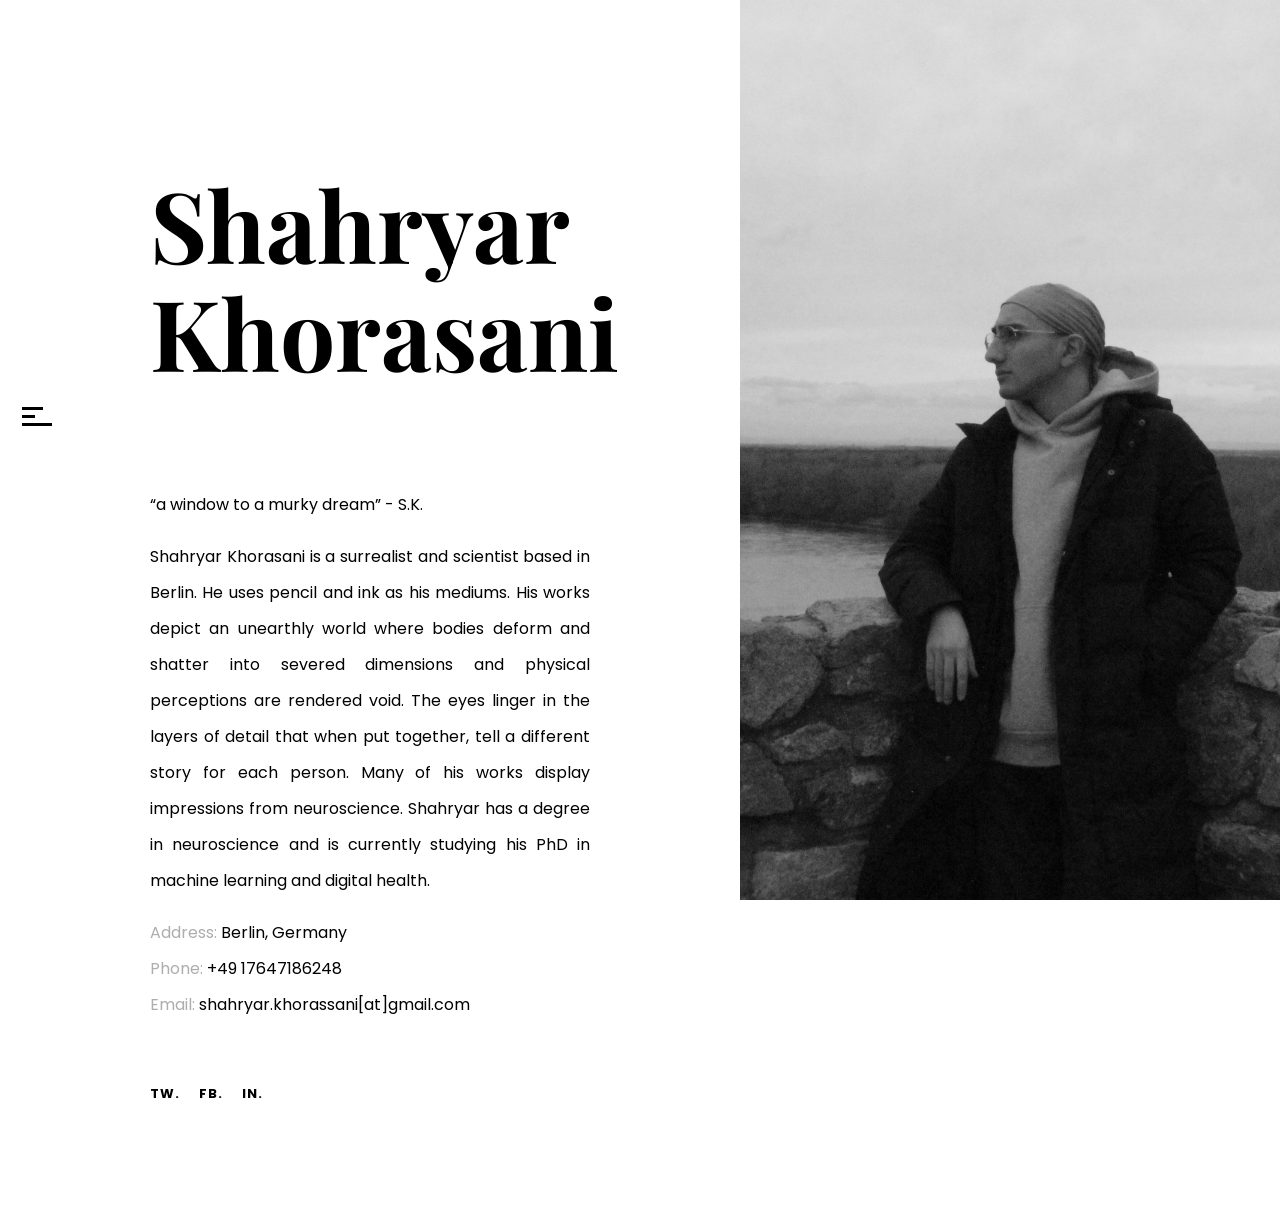
<file: about.html>
<!DOCTYPE HTML>
<html lang="en-US">
<head>
    <title>Shahryar Khorasani - Art Portfolio</title>
    <meta http-equiv="Content-Type" content="text/html; charset=UTF-8">
    <meta name="description" content="Template by CocoBasic"/>
    <meta name="keywords" content="HTML, CSS, JavaScript, PHP"/>
    <meta name="author" content="CocoBasic"/>
    <meta name="viewport" content="width=device-width, initial-scale=1, maximum-scale=1">
    <meta google-site-verification=4VZaHOx1aTAmES0-W94UuUdEo2ZeWp16sgYpwP7LC8w>

    <link rel="shortcut icon" href="images/favicon.ico"/>
    <link href='http://fonts.googleapis.com/css?family=Poppins:400,500,600,700,800%7CPlayfair%20Display:700%7CPT%20Serif:400i'
          rel='stylesheet' type='text/css'>
    <link rel="stylesheet" type="text/css" href='style.css'/>
    <style>    p {
        text-align: justify;
        text-justify: inter-word;
    }
    </style>

    <!--[if lt IE 9]>
    <script src="js/html5shiv.js"></script>
    <script src="js/respond.min.js"></script>
    <![endif]-->
</head>

<body class="page-template-split">

<div class="site-wrapper">
    <div class="doc-loader"></div>

    <!-- Left Part Sidebar -->
    <div class="menu-left-part">

        <nav id="header-main-menu">
            <ul class="main-menu sm sm-clean">
                <li>
                    <a href="index.html">Home</a>
                </li>
                <li>
                    <a href="about.html">About</a>
                </li>

            </ul>

        </nav>
        <!--matne dakhele menu-->
        <div class="menu-right-text">
            <div class="menu-text">
                The Art Portfolio of Shahryar Khorasani
            </div>
            <br>
            <br>
            <!--injaam too href link e social media hato bezar-->
            <a class="socail-text" href="https://twitter.com/Shahryar93kh">TW.</a>
            <a class="socail-text" href="https://www.facebook.com/shahryar.khorasani">FB.</a>
            <a class="socail-text" href="https://www.instagram.com/drawingwithradiohead/">IN.</a>
        </div>
    </div>

    <!-- Right Part Sidebar -->
    <div class="menu-right-part">
        <div class="header-logo">
            <a href="index.html">
                <div class="menu-line"></div>
            </a>
        </div>

        <div class="toggle-holder">
            <div id="toggle">
                <div class="menu-line"></div>
            </div>
        </div>
    </div>


    <!-- Page Content Holder -->
    <div id="content" class="site-content">
        <div class="content-right">
            <div class="page-split-left">
                <h1 class="entry-title big-text">
                    Shahryar <br>
                    Khorasani
                </h1>
                <p>
                </p>
                <br>
                <p>
                “a window to a murky dream” - S.K.</p>
                <p>Shahryar Khorasani is a surrealist and scientist based in Berlin. He uses pencil and ink as his mediums. His works depict an unearthly world where bodies deform and shatter into severed dimensions and physical perceptions are rendered void. The eyes linger in the layers of detail that when put together, tell a different story for each person. Many of his works display impressions from neuroscience. Shahryar has a degree in neuroscience and is currently studying his PhD in machine learning and digital health.
                </p>
              
                <p class="my-info">
                    <span>Address:</span> Berlin, Germany
                    <br>
                    <span>Phone:</span> +49 17647186248
                    <br>
                    <span>Email:</span> shahryar.khorassani[at]gmail.com
                </p>
                <br>
                <!--injaam too href link e social media hato bezar-->
            <a class="socail-text" href="https://twitter.com/Shahryar93kh">TW.</a>
            <a class="socail-text" href="https://www.facebook.com/shahryar.khorasani">FB.</a>
            <a class="socail-text" href="https://www.instagram.com/drawingwithradiohead/">IN.</a>
            </div>

            <div class="page-split-right" data-background="images/shahryar.jpg">
                <img class="split-image" src="images/shahryar.jpg" alt=""/>
            </div>

        </div>
        <div class="clear"></div>
    </div>
    <!-- End Page Content Holder -->
</div>

<!--Load JavaScript-->
<script src="js/jquery.js"></script>
<script src='js/jquery.smartmenus.min.js'></script>
<script src='js/jquery.prettyPhoto.js'></script>
<script src="js/jquery.sticky-kit.min.js"></script>
<script src='js/imagesloaded.pkgd.js'></script>
<script src='js/jquery.fitvids.js'></script>
<script src='js/tipper.js'></script>
<script src='js/swiper.min.js'></script>
<script src='js/main.js'></script>
</body>
</html>
</file>
<file: style.css>
/*------------------------------------------------------------------
[Table of contents]
1. Global CSS   
    1.1 Tipper CSS
2. Menu CSS
    2.1 Sidebar (Menu Widgets) CSS
3. Blog Page CSS
4. Single Post CSS
5. Comments CSS
6. Contact Page CSS
7. Archive CSS / Search CSS / 404 Page CSS / Attachment Page
8. Attachment Page CSS
9. Responsive CSS
-------------------------------------------------------------------*/


@import url("css/clear.css");
@import url("css/font-awesome.min.css");
@import url("css/sm-clean.css");
@import url("css/swiper.min.css");
@import url("css/prettyPhoto.css");
@import url("css/common.css");



/* ===================================
    1. Global CSS
====================================== */

body.wait-preloader {
    overflow: hidden;
}

body {
    font-family: 'Poppins', sans-serif;
    font-size: 16px;
    line-height: 36px;
    font-weight: 400;
    color: #000000;
    background-color: #fff;
    overflow-x: hidden;
}

body a {
    text-decoration: none;
    color: #000000;    
    transition: color .2s linear, 
        background-color .2s linear, 
        border-color .2s linear;
}

body a:hover {
    color: #acacac;
}

body p {
    margin-bottom: 16px;
}

.site-wrapper img {
    max-width: 100%;
    max-height: 100%;
    width: auto;
    height: auto;
    display: block;
}

.doc-loader {
    position: fixed;
    left: 0px;
    top: 0px;
    width: 100%;
    height: 100%;
    z-index: 99999;
    background-color: #fff;
}

.doc-loader img {
    width: 100px;
    height: 100px;
    position: absolute;
    top: 50%;    
    left: 50%;
    transform: translate(-50%, -50%);
}

.header-logo {
    position: absolute;
    top: 35px;
    left: 0;
}

.header-logo img {
    max-width: none;
    max-height: none;
    width: 100px;
    height: 70px;
}

.site-content {
    position: relative;
    margin-top: 150px;
}

.site-content.has-horizontal-slider {
    width: 100%;
    margin-left: 0;
    margin-top: 0;
}

.content-right {
    float: right;
    width: 100%;    
    position: relative;
}

.content-right-holder {
    padding-left: 100px;
}

.page-template-default .content-right-holder {
    margin-top: 50px;    
    margin: 0 auto;    
}

.site-description {
    font-size: 13px;
    line-height: 20px;
    padding-top: 40px;
}

h1.entry-title.page-title {
    margin-bottom: 50px;
}

.animate {
    opacity: 0;
    transition: .3s ease-in;    
}

.animate.show-it {
    opacity: 1;    
}

.content-1170 {
    width: 1170px;
    max-width: 80%;
}

.content-960 {
    width: 960px;
    max-width: 95%;
}

.content-850 {
    width: 850px;
    max-width: 95%;
}

.content-570 {
    width: 570px;
    max-width: 95%;
}

nav.navigation.pagination {
    margin: 50px 0 100px;
}

.nav-links .prev, 
.nav-links .next {
    display: none;
}

.big-text {
    font-family: 'Playfair Display', serif;
    font-weight: bold;
    margin-bottom: 45px;    
    font-size: 98px;
    line-height: 110%;    
}

.medium-text {
    font-size: 22px;
    line-height: 40px;
    color: #939393;
}

.info-code-title {
    font-size: 10px;
    color: #000;
    letter-spacing: 2px;
    margin-bottom: 0;
    line-height: 15px;    
}

.info-code-content, 
.info-code-content a {
    color: #939393;
}

.title-description-up {
    font-size: 12px;
    color: #a0a0a0;
    line-height: 24px;
    font-weight: 500;
    letter-spacing: 6px; 
}

.margin-0 {
    margin: 0 !important;
}

.one_half.margin-0 {
    width: 50%;
}

.one_third.margin-0 {
    width: calc(100% / 3);
}

.two_third.margin-0 {
    width: calc(100% / 3 * 2);
}

.one_fourth.margin-0 {
    width: 25%;
}

.three_fourth.margin-0 {
    width: 75%;
}

a.socail-text {
    margin-right: 15px;
    font-size: 13px;
    letter-spacing: 1px;
    font-weight: 700;
}

a.button {
    color: #fff !important;
    background-color: #000;
    padding: 8px 0px 8px 11px;
    display: inline-block;
    font-size: 11px;
    min-width: 170px;
    letter-spacing: 8px;
    transition: opacity .3s ease;
    text-align: center;
}

a.button:hover {
    opacity: 0.8; 
}

.portfolio-content {    
    margin-bottom: 100px;        
}


/* ===================================
   1 .1 Tipper CSS
====================================== */

.tipper {
    width: 100%;
    min-height: 1px;
    position: absolute;
    top: -999px;
    left: -999px;
    z-index: 9999;
    opacity: 0;
    pointer-events: none;
    transition: opacity 0.15s linear;
    max-width: 500px;
}

.tipper-visible {
    opacity: 1;
}

.tipper-content {
    background: #111;
    border-radius: 3px;
    color: #fff;
    display: block;
    float: left;
    font-size: 22px;
    margin: 0;
    padding: 10px 15px;
    position: relative;
    line-height: 28px;
    font-weight: 700;
}

.tipper-caret {
    width: 0;
    height: 0;
    content: '';
    display: block;
    margin: 0;
    position: absolute;
}

.tipper-left .tipper-content {
    box-shadow: -1px 0 5px rgba(0, 0, 0, 0.35);
}



/* ===================================
    2. Menu CSS
====================================== */

#header-main-menu {
    padding-left: 50px;
    padding-right: 60px;
    width: 40%;
    display: inline-block;
    vertical-align: top;
}

#header-main-menu.no-right-text {
    width: 100%;
}

.main-menu.sm-clean {
    background-color: transparent;
    display: inline-block;
    max-width: 90%;
}

.sm ul {
    padding-left: 0;
}

.sm-clean a {
    position: relative;
}

.sm-clean a, 
.sm-clean a:hover, 
.sm-clean a:focus, 
.sm-clean a:active {
    color: #ffffff;
    padding: 5px 0;
    font-size: 50px;
    line-height: 110%;
    font-weight: 800;
}

.sm-clean > li > a:after {
    content: '';
    display: block;
    width: 0;
    height: 15px;
    transition: width .3s;
    position: absolute;
    left: 30px;
    bottom: 12px;
    z-index: -1;
}

.sm-clean a.current:after, 
.sm-clean a:hover:after, 
.sm-clean ul a:hover:after {
    width: 100%;
}

.sm-clean a span.sub-arrow {
    color: #acacac;
    font-size: 45px !important;
    left: -42px;
}

.sm-clean a span.sub-arrow:before {
    display: block;
    content: '\203A';
    transform: rotate(90deg);
}

.sm-clean a.highlighted span.sub-arrow:before {
    display: block;
    content: '\203A';
    transform: rotate(270deg) translateY(-3px);
    margin-left: -4px;
}

.sm-clean .sub-menu li a,
.sm-clean .children li a {
    color: #bbbbbb;
    text-transform: uppercase;
    font-size: 15px;
    line-height: 10px;
    padding: 10px 0;
    letter-spacing: 0.5px;
    font-weight: 400;
}

.sm-clean .sub-menu li a:hover, 
.sm-clean .sub-menu li a.current, 
.sm-clean .children li a:hover, 
.sm-clean .children li a.current {
    color: #fff;
}

.menu-background-image {
    position: absolute;
    z-index: -1;
    top: 38px;
}

.menu-left-part {
    position: fixed;
    width: calc(100% - 150px);
    height: 100%;
    background-color: #000;    
    overflow-y: auto;
    overflow-x: hidden;
    z-index: 998;
    top: 0;
    left: calc(-100% - 100px);
    transition: .4s left cubic-bezier(0.22, 0.61, 0.36, 1);
    padding-left: 150px;    
    padding-top: 0;
}

.menu-left-part > * {
    position: relative;
    top: 50%;
    transform: translateY(-50%);
}

.menu-left-part.open {
    left: 0;          
}

.menu-right-part {
    position: fixed;
    width: 0;
    left: 0px;
    top: 0;
    z-index: 999;
    transition: 0.2s left cubic-bezier(0.22, 0.61, 0.36, 1), 
        0s 0.2s background linear;
    height: 100%;
    overflow: visible;
}

.menu-right-part.open a {
    color: black;
}

#header-main-menu .search-field {
    font-family: 'Poppins', sans-serif;
    max-width: 480px;
    width: 90%;
    color: #fff;
    padding: 0;
    margin-top: -3px;
    font-size: 50px;
    line-height: 110%;
    font-weight: 800;
    background-color: transparent;
    border: none;
    border-bottom: 5px solid transparent;
    text-align: left;
    transition: border 0.4s ease;
    -webkit-appearance: none;
}

#header-main-menu .search-field::-ms-clear {  
    display: none; 
    width: 0; 
    height: 0; 
}

#header-main-menu .search-field::-ms-reveal {  
    display: none; 
    width: 0; 
    height: 0; 
}

#header-main-menu .search-field::-webkit-search-decoration,
#header-main-menu .search-field::-webkit-search-cancel-button,
#header-main-menu .search-field::-webkit-search-results-button,
#header-main-menu .search-field::-webkit-search-results-decoration { 
    display: none; 
}

#header-main-menu .search-field:focus {
    border-bottom: 5px solid #b6df1e;
}

#header-main-menu .search-field::-webkit-input-placeholder {
    font-family: 'Poppins', sans-serif;
    color: #ffffff;
    padding: 5px 0;
    font-size: 50px;
    line-height: 110%;
    font-weight: 800;
    opacity: 1;
    text-align: left;
}

#header-main-menu .search-field::-moz-placeholder {
    font-family: 'Poppins', sans-serif;
    color: #ffffff;
    padding: 5px 0;
    font-size: 50px;
    line-height: 110%;
    font-weight: 800;
    opacity: 1;
    text-align: left;
}

#header-main-menu .search-field:-ms-input-placeholder {
    font-family: 'Poppins', sans-serif;
    color: #ffffff;
    padding: 5px 0;
    font-size: 50px;
    line-height: 110%;
    font-weight: 800;
    opacity: 1;
    text-align: left;
}

#header-main-menu .search-field:-moz-placeholder {
    font-family: 'Poppins', sans-serif;
    color: #ffffff;
    padding: 5px 0;
    font-size: 50px;
    line-height: 110%;
    font-weight: 800;
    opacity: 1;
    text-align: left;
}

.menu-text {
    font-family: 'Playfair Display',serif;
    font-weight: 700;
    font-size: 47px;
    line-height: 60px;
    color: #fff;
}

.menu-right-text .menu-text a {
    color: #b6df1e;
}

.menu-right-text .menu-text a:hover {
    color: #acacac;
}

p.menu-text-title {
    color: #b6df1e;
    font-size: 13px;
    letter-spacing: 5px;
    font-weight: 700;
    padding-bottom: 30px;
    margin-bottom: 0;
}

.menu-right-text {
    display: inline-block;
    width: 45%;
    vertical-align: top;
    padding-top: 30px;
    color: #fff;
}

.menu-right-text a {
    color: #fff;
}

.logo-holder {
    line-height: 0;
    font-size: 0;
}

.logo-holder img {
    max-width: 100%;
    max-height: 100%;
    width: 100%;
    height: auto;
}

.toggle-holder {
    bottom: 50%;
    position: absolute;
    width: 70px;
    height: 70px;
}

#toggle {
    height: 70px;
    position: relative;
    transition: transform .3s linear;
    background-color: #fff;
}

.open #toggle, 
.done #toggle {
    background-color: transparent;
}

#toggle:hover {
    cursor: pointer;
}

#toggle:before, 
#toggle:after {
    content: '';
    height: 3px;
    width: 0;
    background: #000000;
    left: 22px;
    position: absolute;
    transform-origin: 50% 50%;
    transition: all 0.25s;
    top: 35px;
}

#toggle:before {    
    transform: translate3d(0, -8px, 0px);    
}

#toggle:hover:before {
    margin-left: 9px;
}

#toggle.on:before {
    transform: rotate3d(0, 0, 1, 45deg) translate3d(0, 0, 0);
    background-color: #fff;
    margin-left: 0;
    width: 26px !important;
}

#toggle.on:after {
    transform: rotate3d(0, 0, 1, -45deg);
    background-color: #fff;
    width: 26px !important;
}

#toggle:after { 
    transform: translate3d(0, 8px, 0);
}

#toggle .menu-line {
    width: 0;
    height: 3px;
    background: #000000;
    left: 22px;
    position: absolute;
    transition: all 0.25s;
    top: 35px;
}

#toggle.all-loaded .menu-line {
    width: 13px;
}

#toggle.all-loaded:before {
    width: 21px;
}

#toggle.all-loaded:after {
    width: 30px;
}

#toggle:hover .menu-line {
    margin-left: 17px;
}

#toggle.on .menu-line {
    opacity: 0;
}


/* ===================================
    9. Horizontal Slider CSS
====================================== */

.horizontal-slider {
    padding-left: 100px;
}

.horizontal-slider .swiper-slide {
    display: flex;
    align-items: center;
    width: auto;
    margin-left: 100px;
    margin-right: 100px;
    height: calc(100vh - 20px);
    margin-top: 10px;
}

.horizontal-slider .swiper-slide.animate-slide {
    transition: transform .3s linear;
    transform: translateX(80px);
    opacity: 0;
}

.horizontal-slider .swiper-slide.animate-slide.animate-done {
    transform: translateX(0);
    opacity: 1;
}

.horizontal-slider .swiper-slide .post-num {
    color: #000;
    position: absolute;
    bottom: 195px;
    left: -120px;
    transform: rotate(270deg);
    font-size: 14px;
    font-weight: 500;
    -webkit-backface-visibility: hidden;
}

.horizontal-slider .swiper-slide h2.entry-title {
    font-family: 'Poppins', sans-serif;
    font-size: 45px;
    line-height: 65px;
    padding: 5px 0 25px 0;
    font-weight: 700;
}

.horizontal-slider .swiper-slide .cat-links {
    color: #000000;
}

.horizontal-slider .swiper-slide .cat-links:before {
    content: "";
    display: inline-block;
    width: 25px;
    height: 1px;
    background-color: #000;
    vertical-align: 5px;
    margin-right: 5px;
}

.horizontal-slider .carousel-slider img {
    height: 100vh;
    max-width: none;
}

.horizontal-slider .carousel-cat-links ul {
    list-style: none;
    padding: 0;
    margin-bottom: 0;
}

.horizontal-slider .carousel-cat-links ul li {
    display: inline-block;
    margin-right: 25px;
}

.horizontal-slider .carousel-cat-links ul li:last-child {
    margin-right: 0 !important;
}

.horizontal-slider .carousel-cat-links ul li a {
    background-color: #b6df1e;
    padding: 10px 15px 10px 19px;
    font-size: 12px;
    text-transform: uppercase;
    letter-spacing: 4px;
}

.horizontal-slider .carousel-item-info {
    position: absolute;
    bottom: 0;
    left: 0;
    opacity: 0;
    transform: translateY(30px);
    transition: all .3s linear;
    padding: 80px 60px;  
    visibility: hidden;
}

.horizontal-slider .carousel-item-info h2 {
    font-size: 40px;
    line-height: 50px;
    font-weight: 700;
    z-index: 1;
    position: relative;
    color: #fff;
}

.horizontal-slider .carousel-item-info a {
    color: #fff;    
    transition: opacity .3s ease;
}

.horizontal-slider .carousel-item-info a:hover {
    opacity: 0.9;
}

.horizontal-slider .carousel-item-image:hover .carousel-item-info, 
.horizontal-slider .carousel-item-image:hover a.img-thumb:after, 
.horizontal-slider .carousel-item-image:hover .carousel-item-image-shadow:after {
    opacity: 1;
    transform: translateY(0px);
    visibility: visible;
}

.horizontal-slider .carousel-item-image a.img-thumb:after, 
.horizontal-slider .carousel-item-image .carousel-item-image-shadow:after {
    content: "";
    position: absolute;
    top: 0;
    left: 0;
    background: linear-gradient(to bottom, transparent 25%, rgba(0, 0, 0, 0.34) 100%);
    width: 100%;
    height: 100%;
    transition: all .3s linear;
    opacity: 0;
}

.carousel-item-image.no-title-on-slide .carousel-item-image-shadow:after {
    display: none;
}

.horizontal-slider .swiper-slide.more-posts-portfolio {
    color: #000;
    margin-right: 0 !important;
    margin-left: 0 !important;
    cursor: pointer;
    width: 85px;
    transition: .3s;
}

.horizontal-slider .swiper-slide.more-posts-portfolio:hover {
    color: #999;
}

.horizontal-slider .portfolio-slider-load-more {
    position: absolute;
    top: 50%;
    left: 50%;
    transform: translate(-50%, -50%) rotate(-90deg);
    width: 100%;
    min-width: 400px;
    text-align: center;
    font-size: 12px;
    line-height: 24px;
    font-weight: 500;
    letter-spacing: 6px;
}

.horizontal-slider .carousel-item-text {
    max-width: 500px;
}

.horizontal-slider .carousel-item-text .carousel-content {
    color: #797979;
}

.horizontal-slider .carousel-item-image {
    position: relative;
}

.site-wrapper .horizontal-slider .carousel-item-image img {
    max-width: none;
    max-height: none;
    height: calc(100vh - 70px);
    width: auto;
}

.horizontal-slider .post-num .total-num:before {
    content: "";
    display: inline-block;
    width: 100px;
    height: 2px;
    background-color: black;
    vertical-align: 4px;
    margin-right: 10px;
    margin-left: 10px;
}

/* ===================================
    8. Image Slider CSS
====================================== */

.simple-image-slider-pagination.swiper-pagination {
    left: 50%;
    transform: translateX(-50%);    
    position: relative;
    margin-bottom: 50px;
    margin-top: 30px;
}

.simple-image-slider-pagination .swiper-pagination-bullet {
    width: 10px;
    height: 10px;
    opacity: 1;
    vertical-align: middle;
    margin: 0 5px;
    border: 6px solid white;
}

.simple-image-slider-pagination .swiper-pagination-bullet.swiper-pagination-bullet-active {
    width: 18px;
    height: 18px;
    border: 2px solid black;    
    background-color: transparent;
}


/* ===================================
    4. Gallery CSS
====================================== */

.coco-gallery-item {
    float: left;
    height: calc(50vh - 45px);
    margin: 10px;
    position: relative;
    overflow: hidden;
    display: inline-block;
}

.coco-image-gallery {
    padding: 0;
    margin: 0;
    list-style: none;
}

.coco-image-gallery:after {
    content: "";
    display: block;
    clear: both;
}

.site-wrapper .coco-gallery-item img {
    height: 100%;
    transition: all .3s ease;
}

.gallery-item-text {
    position: absolute;
    bottom: -20px;
    opacity: 0;
    background-color: #b6df1e;
    color: #fff;
    padding: 10px;
    transition: all .3s ease;
    text-align: center;
    margin-bottom: 0;
}

.coco-gallery-item:hover .gallery-item-text {
    opacity: 1;
    bottom: 0;
}

.black-white li.coco-gallery-item img, 
li.coco-gallery-item.b-w img {
    -webkit-filter: grayscale(100%); 
    filter: grayscale(100%);    
}

.black-white li.coco-gallery-item:hover img {
    -webkit-filter: grayscale(0); 
    filter: grayscale(0);
}

@media screen and (min-width: 1024px) {
    .split-gallery {
        clear: left;
    }
}



/* ===================================
    5. About Page (Split Page) CSS
====================================== */

.page-split-right {
    width: calc(50% - 100px);
    height: 100%;
    display: block;
    position: fixed;
    top: 0;
    right: 0;
    background-size: cover;
    background-position: center;
}

.page-split-left {
    width: calc(50vw - 300px);
    margin-left: 200px;
    margin-bottom: 100px;
}

.site-wrapper img.split-image {
    display: none;
    margin: 0 auto;
    width: 100%;
}

.my-info span
{
    color: #adadad;
}


/* ===================================
    3. Blog Page CSS
====================================== */

.blog-holder {
    width: calc(50vw - 200px);
    margin-top: 10%;
    padding-left: 100px;
}

.blog-item-holder {
    max-width: 600px;
    margin: 0 auto;
}

.blog-item-holder .entry-holder {
    display: flex;
    width: 100%;
    position: relative;
    padding: 35px 0;
    align-items: center;
    overflow: hidden; 
}

.blog-item-holder .entry-holder:after {
    content: "";
    width: 90%;
    height: 1px;
    background-color: #f7f7f7;
    position: absolute;
    bottom: 0;
}

.blog-item-holder .post-thumbnail {
    position: fixed;
    width: 50vw;
    height: 100vh;
    right: 0;
    top: 0;
    opacity: 0;
    transition: all .3s ease;
    text-align: center;
    visibility: hidden;
    overflow: hidden;
}

.blog-featured-image-holder {
    background-size: cover;
    background-position: center;
    width: 100%;
    height: 100%;
}

.blog-item-holder .entry-holder.active-post + .post-thumbnail {
    opacity: 1;
    visibility: visible;
}

.blog-item-holder .entry-info {
    font-size: 10px;
    margin-right: 20px;
    min-width: 150px;
    text-transform: uppercase;
    letter-spacing: 2px;
    margin-left: 20px;
    font-weight: 700;
    color: #5a5a5a;
}

.blog-item-holder h2.entry-title {
    font-weight: 700;
    font-size: 26px;
    line-height: 32px;
    padding: 0;
    word-break: break-word;
}

.more-posts-index-holder {
    min-height: 1px;
    width: calc(50vw - 200px);
    max-width: 600px;
    margin-top: 65px;
    margin-bottom: 100px;
    margin-left: auto;
    margin-right: auto;
}

.more-posts-index-wrapper {
    padding-left: 190px;
}

.more-posts {
    color: #000 !important;
    padding: 8px 0px;
    display: inline-block;
    font-size: 12px;
    line-height: 24px;
    font-weight: 500;
    letter-spacing: 6px;
    transition: opacity .3s ease;
    cursor: pointer;   
}

.more-posts:hover {
    opacity: 0.8 !important;
}



/* ===================================
    4. Single Post CSS
====================================== */

.single-post .single-post-header-content {
    margin-bottom: 50px;
}

.single-post .single-post-header-content .attachment-post-thumbnail {
    margin-left: auto;
    margin-right: auto;
}

.single-post .post-info-wrapper {
    font-size: 15px;
    color: #939393;
    width: 150px;
    margin-right: 45px;
    float: left;
    clear: left;
    min-width: 150px;
    min-height: 1px;
    margin-top: 9px;
}

.single-post .post-info-wrapper .sticky-spacer {
    position: static !important;
}

.single-post .post-info-wrapper .entry-info {
    position: relative;
}

.single-post .post-info-wrapper .entry-info > div {
    margin-bottom: 20px;
}

.single-post .post-info-wrapper .entry-info > div:last-of-type {
    margin-bottom: 0;
}

.single-post .post-info-wrapper .entry-info:after
{
    content: "";
    position: absolute;
    top: 0;
    left: -40px;
    width: 3px;
    height: 100%;
    background-color: #b6df1e;
}

.single-post .post-info-wrapper a {
    color: #000000;
}

.single-post .post-info-wrapper .text-holder {
    font-size: 12px;
    color: #a0a0a0;
    letter-spacing: 3px;
    margin-bottom: 0;
    line-height: 15px;
    font-weight: 500;
}

.single-post .post-info-wrapper .text-holder + div {
    color: #000;
}

.single-post h1.entry-title {
    font-weight: 700;
    font-size: 44px;
    line-height: 55px;
    -ms-word-wrap: break-word;
    word-wrap: break-word;
    margin: 0 auto 20px;
    width: 680px;
    float: left;
    margin-left: 195px;
    max-width: 100%;
}

.single-post .entry-info div:last-of-type:after {
    display: none;
}

.single-post .entry-info ul {
    padding: 0;
    margin: 0;
    list-style: none;
}

.single-post .entry-info ul li {
    display: inline-block;
}

.single-post .entry-info .cat-links {
    line-height: 25px;
    margin-top: 5px;
}

.single-post .entry-info .cat-links li:after {
    content: ",";
    padding-right: 5px;
}

.single-post .entry-info .cat-links ul li:last-child:after {
    display: none;
}

.single-post-featured-image {
    padding-bottom: 40px;
    width: 1300px;
    width: 680px;
    float: left;
}

.single-post .entry-content {
    font-size: 15px;
    line-height: 30px;
    color: #000;
    width: 680px;
    float: left;
    margin: 0 auto;
    max-width: 100%;
}

.single .nav-links {
    position: fixed;
    top: 40%;
    right: 0;
    z-index: 99;
}

.single .nav-links > a {
    background-color: #b6df1e;
    padding: 25px 35px;
    display: block;
    margin: 0;
}

.single .nav-links > a:hover {
    background-color: #c0ec2e;
}

.single .nav-links > a span {
    color: #fff;
}

/* ===================================
    6. Contact Page CSS
====================================== */

.cfh {
    margin-top: -100px;
}

.contact-form {
    max-width: 500px;
    margin: 0 auto;
}

.contact-form input[type=text], 
.contact-form input[type=email], 
.contact-form textarea {
    border: 0;
    border-bottom: 2px solid;
    padding-top: 13px;
    padding-bottom: 13px;
    margin: 10px 0;
    height: 28px;
    font-size: 15px;
    font-family: 'Poppins', sans-serif;
    width: 100%;
    line-height: 25px;
}

.contact-form input[name="your-name"] {
    margin-top: 0;
    padding-top: 0;
}

.contact-form textarea {
    height: 150px;
}

.contact-form input[type=submit] {
    display: inline-block;
    border: 2px solid;
    text-align: center;
    padding: 20px 0px;
    font-size: 11px;
    cursor: pointer;
    margin-bottom: 25px;
    vertical-align: middle;
    text-decoration: none;
    background: black;
    color: #fff;
    font-family: 'Poppins', sans-serif;
    width: 100%;    
    letter-spacing: 8px;
    transition: opacity .3s ease;
}

.contact-form input[type=submit]:hover {
    opacity: 0.8;
}

.contact-form input[type=text]::-webkit-input-placeholder, 
.contact-form input[type=email]::-webkit-input-placeholder, 
.contact-form textarea::-webkit-input-placeholder {
    font-family: 'Poppins', sans-serif;
    color: #404040;
    font-weight: 400;
    font-size: 15px;
    line-height: 25px;    
}

.contact-form input[type=text]::-moz-placeholder, 
.contact-form input[type=email]::-moz-placeholder, 
.contact-form textarea::-moz-placeholder {
    font-family: 'Poppins', sans-serif;
    color: #404040;
    font-weight: 400;
    font-size: 15px;
    line-height: 25px;
    opacity: 1;    
}

.contact-form input[type=text]:-ms-input-placeholder, 
.contact-form input[type=email]:-ms-input-placeholder, 
.contact-form textarea:-ms-input-placeholder {
    font-family: 'Poppins', sans-serif;
    color: #404040;
    font-weight: 400;
    font-size: 15px;
    line-height: 25px;    
}

.contact-form input[type=text]:-moz-placeholder, 
.contact-form input[type=email]:-moz-placeholder, 
.contact-form textarea:-moz-placeholder {
    font-family: 'Poppins', sans-serif;
    color: #404040;
    font-weight: 400;
    font-size: 15px;
    line-height: 25px;
    opacity: 1;    
}



/* ===================================
    9. Responsive CSS
====================================== */

@media screen and (max-width: 1360px) {

    .single-post h1.entry-title {
        margin-left: auto;
        float: none;
        text-align: center;
        margin-bottom: 15px;
    }

    .single-post .post-info-wrapper {
        float: none;
        width: 100%;
        text-align: center;
        margin-bottom: 50px;
    }

    .single-post .post-info-wrapper .sticky-spacer {
        width: 100% !important;
        height: auto !important;
    }

    .single-post .post-info-wrapper .entry-info {
        position: relative !important;
        top: 0 !important;
    }

    .single-post .post-info-wrapper .entry-info:after {
        display: none;
    }

    .single-post .post-info-wrapper .entry-info > div {
        display: inline-block;
        margin: 0 20px;
    }

    .single-post .entry-content {
        float: none;
    }

    .more-posts-index-holder, 
    .blog-holder {    
        width: calc(70vw - 200px);
    }

    .blog-item-holder .post-thumbnail {
        width: 30vw;
    }

    .page-split-left {
        width: calc(50vw - 200px);
        margin-left: 150px;
    }
}


@media screen and (max-width: 1024px) {

    #header-main-menu {
        width: 36% !important;
    }

    .menu-right-text {
        padding-top: 0;
    }

    .menu-text {
        font-size: 35px;
        line-height: 120%;
    }

}


@media screen and (max-width: 1020px) {   

    .site-content {
        margin-top: 100px;
    }

    .page-template-default .content-right-holder {
        width: 95%;
        padding: 0;
    }

    .header-logo {
        top: 0;
        transition: transform .3s linear;
    }

    .open .header-logo {
        transform: translateX(-100%);
    }

    .menu-right-part {
        width: 100%;
        height: auto;
        min-height: 100px;
    }    

    #toggle {
        padding: 0;
    }

    .toggle-holder {
        right: 0;
        top: 0;
        bottom: auto;
    }

    .horizontal-slider {
        padding-left: 0;
    }

    #header-main-menu {
        width: 75% !important;
        display: block;
    }   

    .menu-left-part {
        padding-top: 100px;
        height: calc(100% - 100px);
        padding-left: 45px;
        width: calc(100% - 45px);
    }

    .menu-left-part > * {
        position: relative;
        top: 0;
        transform: none;
    }

    .menu-right-text {
        display: block;
        width: 75%;
        margin-left: 50px;
        margin-top: 40px;
        margin-bottom: 40px;
    }

    .single .nav-links {
        position: relative;
        margin: 30px auto;
        text-align: center;
    }

    .single .nav-links > a {
        display: inline-block;
        margin: 0 10px;
        padding: 15px 25px;
    }

    .tipper {
        display: none !important;
    }

    .more-posts-index-holder, 
    .blog-holder {
        width: 95%;
        padding: 0;
        margin: 50px auto;
        text-align: center;
    }

    .more-posts-index-wrapper {
        padding: 0;
    }

    .blog-item-holder .entry-info {
        margin: 0;
    }

    .blog-item-holder .entry-holder {
        opacity: 1;
        padding: 25px 0;
    }

    .blog-item-holder .post-thumbnail {
        display: none;
    }

    .blog-item-holder .entry-holder {
        display: block;
    }

    .one_half, 
    .one_third, 
    .one_fourth, 
    .two_third, 
    .three_fourth {
        width: 100% !important;
        float: none;
        margin-right: 0;
        margin-left: 0;
        text-align: center;
    }

    .cfh {
        margin-top: 0;
    }

    .img-right {
        margin-right: auto;
    }

    .big-text {
        font-size: 65px;
        text-align: center;
    }

    .title-description-up {
        text-align:  center;
        margin-left: -6px;
    }

    .coco-gallery-item, 
    .site-wrapper .coco-gallery-item img {
        height: auto;
        max-width: 100%;
    }

    .coco-gallery-item {
        margin-left: auto;
        margin-right: auto;
        float: none;
        display: table;
        margin-bottom: 70px;
    }

    p.gallery-item-text {
        position: relative;
        opacity: 1;
        bottom: 0;
    }

    .page-split-left {
        width: 100%;
        margin-left: auto;
        margin-right: auto;
        max-width: 95%;
        text-align: center;
    }

    .page-split-right {
        width: 100%;
        position: relative;
        background-image: none !important;
    }

    .page-split-right img.split-image {
        display: block;
    }  

    .horizontal-slider .no-horizontal-slider {
        display: block !important;
        margin-top: 100px;
        margin-left: 25px;
        margin-right: 25px;
        text-align: center;
        max-width: calc(100% - 50px);
    }

    .horizontal-slider .no-horizontal-slider .swiper-slide {
        display: block !important;
        height: auto;
        margin-bottom: 70px;
        margin-left: 0;
        margin-right: 0;
    }

    .horizontal-slider .no-horizontal-slider .carousel-item-text {
        max-width: 100%;
    }

    .horizontal-slider .no-horizontal-slider .post-num {
        display: none;
    }

    .horizontal-slider .no-horizontal-slider .carousel-item-image img {
        height: auto;
        max-width: 100%;
        max-height: 100%;
        margin: 0 auto;
    }

    .horizontal-slider .no-horizontal-slider .carousel-item-info {
        position: relative;
        opacity: 1;
        padding: 0;
        transform: none !important;
        margin-top: 25px;
        visibility: visible;
    }

    .horizontal-slider .no-horizontal-slider .carousel-item-info h2 {
        font-size: 35px;
        line-height: 120%;
        padding: 0;
        color: #000;
    }

    .horizontal-slider .no-horizontal-slider .carousel-item-info h2 a {
        color: #000;
    }

    .horizontal-slider .no-horizontal-slider .carousel-cat-links ul {
        margin-bottom: 20px;
    }

    .horizontal-slider .no-horizontal-slider .carousel-cat-links ul li {    
        margin: 5px 25px 0 0;
    }

    .horizontal-slider .no-horizontal-slider .carousel-cat-links ul li a {
        font-size: 9px;      
    }

    .horizontal-slider .no-horizontal-slider .carousel-item-image a.img-thumb:after, 
    .horizontal-slider .no-horizontal-slider .carousel-item-image .carousel-item-image-shadow:after {
        display: none;
    }

    .horizontal-slider .no-horizontal-slider .swiper-slide.more-posts-portfolio {
        margin-left: 0 !important;
        width: auto;
        margin-bottom: 30px;
        display: inline-block !important;
    }

    .horizontal-slider .no-horizontal-slider .portfolio-slider-load-more {
        transform: none;
        position: relative;
        top: 0;
        left: 0;
        min-width: 0;
        padding: 17px 40px;
        text-align: left;
    }

    .horizontal-slider .no-horizontal-slider .swiper-slide.animate-slide {
        transform: translateY(100px);   
    }

    .horizontal-slider .no-horizontal-slider .swiper-slide.animate-slide.animate-done {
        transform: translateY(0);
    }

    .portfolio-content {
        width: 95%;
        padding: 0;
        margin: 0 auto;        
    }
}


@media screen and (max-width: 650px)
{

    .single-post h1.entry-title {
        font-size: 34px;
        line-height: 40px;
    }

    a.socail-text {
        font-size: 16px;
    }

    .menu-text {
        font-size: 24px;
        line-height: 120%;
    }

    .sm-clean a span.sub-arrow {
        font-size: 45px !important;
    }

    .sm-clean a, 
    .sm-clean a:hover, 
    .sm-clean a:focus, 
    .sm-clean a:active {
        font-size: 40px;
    }

    .sm-clean > li > a:after {
        height: 10px;
        left: 10px;
    }

    #header-main-menu .search-field {
        font-size: 40px;
    }

    #header-main-menu .search-field::-webkit-input-placeholder {    
        font-size: 40px;    
    }

    #header-main-menu .search-field::-moz-placeholder {
        font-size: 40px;
    }

    #header-main-menu .search-field:-ms-input-placeholder {
        font-size: 40px;
    }

    #header-main-menu .search-field:-moz-placeholder {
        font-size: 40px;
    }

    blockquote:before {
        position: relative;
        margin-top: 70px;
        top: -30px;
        width: 70px;
        height: 55px;
        margin-left: auto;
        margin-right: auto;
    }

    blockquote p {
        margin-left: 0;
        max-width: 100%;
        text-align: center;
        display: block !important;
        margin: 0 auto;
    }

    blockquote cite {
        text-align: center;
    }    

    .single-post .post-info-wrapper .entry-info > div {
        display: block;
        margin: 10px 0;
    }

    .simple-image-slider-pagination.swiper-pagination {
        margin-bottom: 15px;
    }

    .single-post-header-content .simple-image-slider-pagination.swiper-pagination {
        margin-bottom: 5px;
    }

}
</file>
